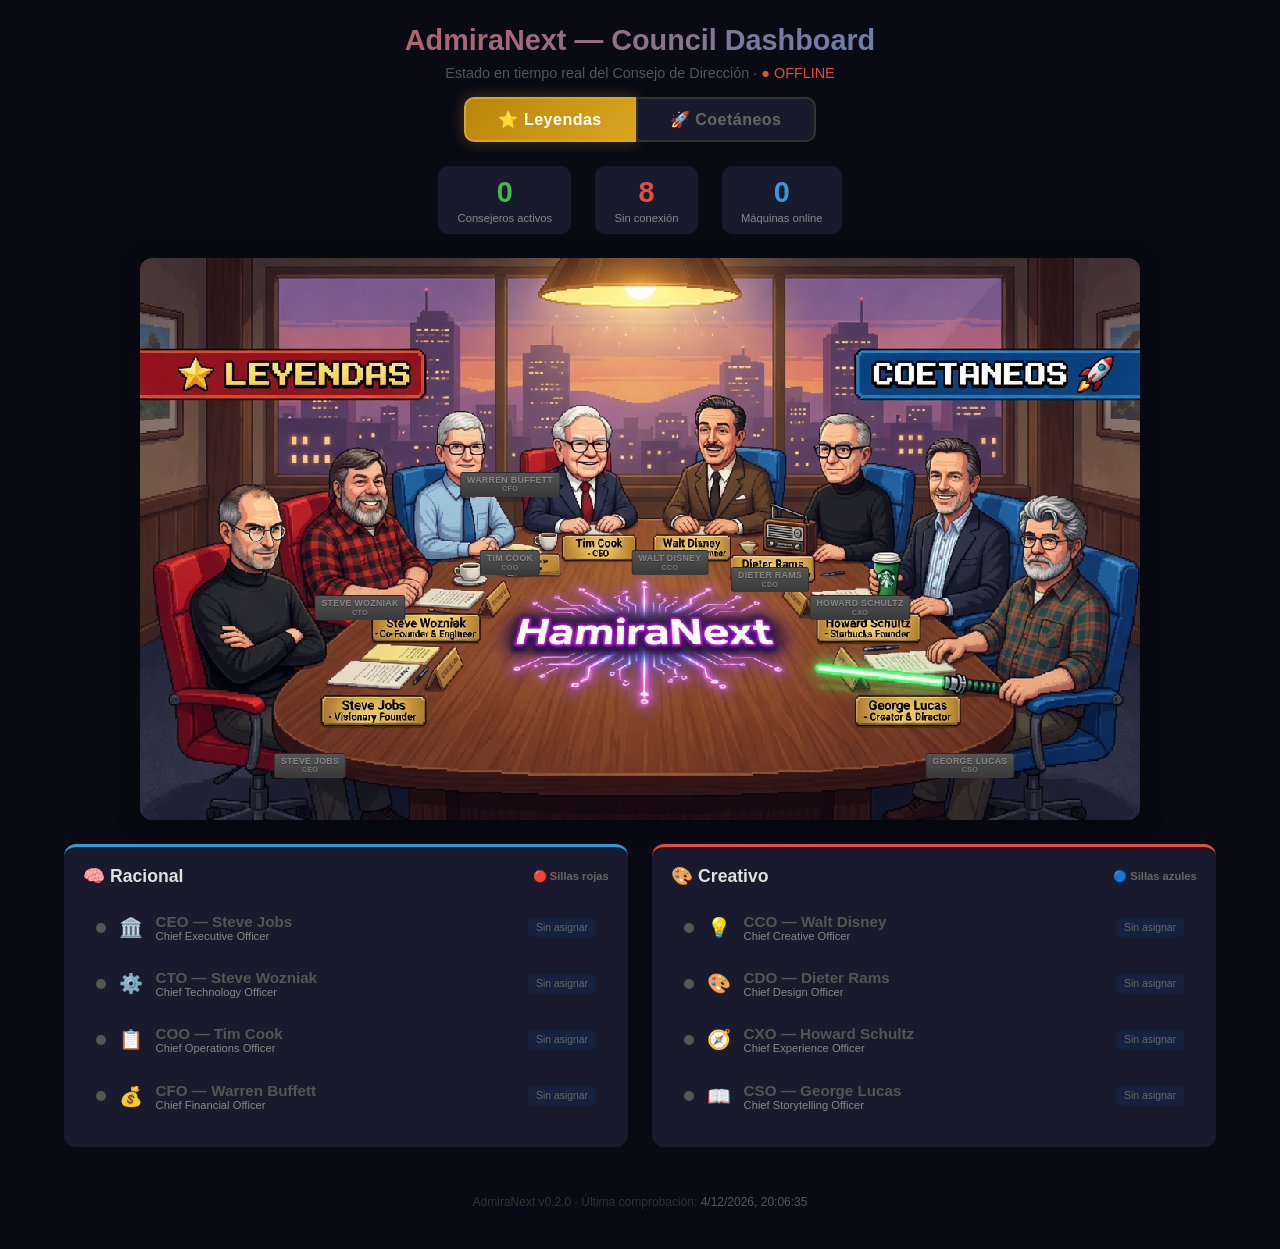
<file: dashboard.html>
<!DOCTYPE html>
<html lang="es">
<head>
    <meta charset="UTF-8">
    <meta name="viewport" content="width=device-width, initial-scale=1.0">
    <title>AdmiraNext — Council Dashboard</title>
    <style>
        * { margin: 0; padding: 0; box-sizing: border-box; }
        body {
            font-family: -apple-system, BlinkMacSystemFont, 'Segoe UI', Roboto, sans-serif;
            background: #0a0a14;
            color: #e0e0e0;
            min-height: 100vh;
        }
        .container { max-width: 1200px; margin: 0 auto; padding: 1.5rem; }

        h1 {
            text-align: center;
            font-size: 1.8rem;
            margin-bottom: 0.5rem;
            background: linear-gradient(135deg, #e74c3c, #3498db);
            -webkit-background-clip: text;
            -webkit-text-fill-color: transparent;
        }
        .subtitle {
            text-align: center;
            color: #555;
            margin-bottom: 1rem;
            font-size: 0.9rem;
        }
        .subtitle .live { color: #44bb44; }

        /* Generation toggle */
        .gen-toggle {
            display: flex;
            justify-content: center;
            gap: 0;
            margin-bottom: 1.5rem;
        }
        .gen-btn {
            padding: 0.7rem 2rem;
            font-size: 1rem;
            font-weight: 700;
            border: 2px solid #333;
            background: #1a1a2e;
            color: #666;
            cursor: pointer;
            transition: all 0.3s;
            letter-spacing: 0.5px;
        }
        .gen-btn:first-child { border-radius: 10px 0 0 10px; }
        .gen-btn:last-child { border-radius: 0 10px 10px 0; }
        .gen-btn:hover { background: #222; color: #aaa; }
        .gen-btn.active-leyendas {
            background: linear-gradient(135deg, #b8860b, #daa520);
            color: #fff;
            border-color: #daa520;
            box-shadow: 0 0 15px rgba(218, 165, 32, 0.3);
        }
        .gen-btn.active-coetaneos {
            background: linear-gradient(135deg, #2980b9, #3498db);
            color: #fff;
            border-color: #3498db;
            box-shadow: 0 0 15px rgba(52, 152, 219, 0.3);
        }

        /* Summary bar */
        .summary {
            display: flex;
            justify-content: center;
            gap: 1.5rem;
            margin: 1rem 0 1.5rem;
            flex-wrap: wrap;
        }
        .summary-item {
            text-align: center;
            padding: 0.6rem 1.2rem;
            background: #1a1a2e;
            border-radius: 10px;
        }
        .summary-number { font-size: 1.8rem; font-weight: 800; }
        .summary-number.green { color: #44bb44; }
        .summary-number.red { color: #e74c3c; }
        .summary-number.blue { color: #3498db; }
        .summary-label { font-size: 0.7rem; color: #888; margin-top: 0.2rem; }

        /* Council image */
        .council-image {
            position: relative;
            width: 100%;
            max-width: 1000px;
            margin: 0 auto 1.5rem;
            border-radius: 12px;
            overflow: hidden;
            box-shadow: 0 4px 20px rgba(0,0,0,0.5);
        }
        .council-image img {
            width: 100%;
            display: block;
            image-rendering: pixelated;
            transition: opacity 0.3s ease;
        }

        /* Nameplate overlays */
        .nameplates {
            position: absolute;
            top: 0; left: 0; right: 0; bottom: 0;
            pointer-events: none;
        }
        .np {
            position: absolute;
            padding: 2px 6px;
            font-size: 0.55rem;
            font-weight: 800;
            text-align: center;
            border-radius: 3px;
            line-height: 1.2;
            text-transform: uppercase;
            letter-spacing: 0.3px;
            white-space: nowrap;
            transform: translateX(-50%);
            transition: all 0.3s ease;
            border: 1px solid rgba(0,0,0,0.3);
            text-shadow: 0 1px 1px rgba(0,0,0,0.3);
        }
        .np.gold {
            background: linear-gradient(180deg, #daa520, #b8860b);
            color: #fff;
            box-shadow: 0 0 6px rgba(218,165,32,0.5);
        }
        .np.gray {
            background: linear-gradient(180deg, #555, #3a3a3a);
            color: #888;
            box-shadow: none;
        }
        .np .np-role {
            font-size: 0.45rem;
            opacity: 0.8;
            display: block;
        }

        /* Status grid */
        .status-grid {
            display: grid;
            grid-template-columns: 1fr 1fr;
            gap: 1.5rem;
        }

        .side-panel {
            background: #1a1a2e;
            border-radius: 12px;
            padding: 1.2rem;
            border-top: 3px solid;
        }
        .side-panel.creativo { border-color: #e74c3c; }
        .side-panel.racional { border-color: #3498db; }

        .side-title {
            font-size: 1.1rem;
            font-weight: 700;
            margin-bottom: 1rem;
            display: flex;
            align-items: center;
            gap: 0.5rem;
        }
        .side-machines {
            font-size: 0.7rem;
            color: #666;
            margin-left: auto;
        }

        .member-row {
            display: flex;
            align-items: center;
            gap: 0.8rem;
            padding: 0.6rem 0.8rem;
            border-radius: 8px;
            margin-bottom: 0.5rem;
            transition: all 0.3s;
        }
        .member-row:hover { background: rgba(255,255,255,0.05); }

        .status-dot {
            width: 10px;
            height: 10px;
            border-radius: 50%;
            flex-shrink: 0;
        }
        .status-dot.online {
            background: #44bb44;
            box-shadow: 0 0 6px #44bb44;
            animation: pulse 2s infinite;
        }
        .status-dot.offline { background: #555; }

        @keyframes pulse {
            0%, 100% { opacity: 1; }
            50% { opacity: 0.5; }
        }

        .member-icon { font-size: 1.2rem; }
        .member-info { flex: 1; }
        .member-name { font-weight: 600; font-size: 0.95rem; }
        .member-role { font-size: 0.7rem; color: #888; }

        .machine-tag {
            font-size: 0.65rem;
            padding: 0.2rem 0.5rem;
            border-radius: 6px;
            background: #16213e;
            color: #666;
            text-align: right;
            line-height: 1.3;
        }
        .machine-tag.online { background: rgba(68, 187, 68, 0.12); color: #44bb44; }

        /* Nameplate colors */
        .nameplate-gold .member-name { color: #DAA520; }
        .nameplate-gray .member-name { color: #555; }

        .footer {
            text-align: center;
            color: #333;
            font-size: 0.75rem;
            margin-top: 2rem;
            padding: 1rem;
        }
        #last-check { color: #555; }

        @media (max-width: 768px) {
            .status-grid { grid-template-columns: 1fr; }
            .gen-btn { padding: 0.5rem 1.2rem; font-size: 0.85rem; }
        }
    </style>
</head>
<body>
    <div class="container">
        <h1>AdmiraNext — Council Dashboard</h1>
        <div class="subtitle">
            Estado en tiempo real del Consejo de Dirección · <span class="live">● LIVE</span>
        </div>

        <div class="gen-toggle">
            <button class="gen-btn active-leyendas" id="btn-leyendas" onclick="setGen('leyendas')">⭐ Leyendas</button>
            <button class="gen-btn" id="btn-coetaneos" onclick="setGen('coetaneos')">🚀 Coetáneos</button>
        </div>

        <div class="summary" id="summary"></div>

        <div class="council-image">
            <img id="council-img" src="assets/council-leyendas.jpg" alt="Consejo AdmiraNext">
            <div class="nameplates" id="nameplates"></div>
        </div>

        <div class="status-grid">
            <div class="side-panel racional">
                <div class="side-title">🧠 Racional <span class="side-machines">🔴 Sillas rojas</span></div>
                <div id="racional-members"></div>
            </div>
            <div class="side-panel creativo">
                <div class="side-title">🎨 Creativo <span class="side-machines">🔵 Sillas azules</span></div>
                <div id="creativo-members"></div>
            </div>
        </div>

        <div class="footer">
            AdmiraNext v0.2.0 · Última comprobación: <span id="last-check">—</span>
        </div>
    </div>

    <script>
    const CONTROL_API = "http://localhost:3030/api/machines";

    // All 16 council members — mixed council (racional left/red + creativo right/blue)
    // 1 consejero = 1 máquina. Sin máquina = sin conexión (gris)
    const COUNCIL = [
        // ── Racional ── Leyendas ── (sillas rojas, izquierda)
        { name: "CEO", role: "Chief Executive Officer",   persona: "Steve Jobs",      side: "racional", gen: "leyendas", icon: "🏛️", machineId: "admira-macbookair16" },
        { name: "CTO", role: "Chief Technology Officer",  persona: "Steve Wozniak",   side: "racional", gen: "leyendas", icon: "⚙️", machineId: "admira-macbookpronegro14" },
        { name: "COO", role: "Chief Operations Officer",  persona: "Tim Cook",        side: "racional", gen: "leyendas", icon: "📋", machineId: null },
        { name: "CFO", role: "Chief Financial Officer",   persona: "Warren Buffett",  side: "racional", gen: "leyendas", icon: "💰", machineId: "admira-macmini" },
        // ── Creativo ── Leyendas ── (sillas azules, derecha)
        { name: "CCO", role: "Chief Creative Officer",    persona: "Walt Disney",     side: "creativo", gen: "leyendas", icon: "💡", machineId: null },
        { name: "CDO", role: "Chief Design Officer",      persona: "Dieter Rams",     side: "creativo", gen: "leyendas", icon: "🎨", machineId: "admira-macbookairblanco" },
        { name: "CXO", role: "Chief Experience Officer",  persona: "Howard Schultz",  side: "creativo", gen: "leyendas", icon: "🧭", machineId: null },
        { name: "CSO", role: "Chief Storytelling Officer", persona: "George Lucas",    side: "creativo", gen: "leyendas", icon: "📖", machineId: null },
        // ── Racional ── Coetáneos ── (sillas rojas, izquierda)
        { name: "CEO", role: "Chief Executive Officer",   persona: "Elon Musk",       side: "racional", gen: "coetaneos", icon: "🏛️", machineId: "admira-macbookair16" },
        { name: "CTO", role: "Chief Technology Officer",  persona: "Jensen Huang",    side: "racional", gen: "coetaneos", icon: "⚙️", machineId: "admira-macbookpronegro14" },
        { name: "COO", role: "Chief Operations Officer",  persona: "Gwynne Shotwell", side: "racional", gen: "coetaneos", icon: "📋", machineId: null },
        { name: "CFO", role: "Chief Financial Officer",   persona: "Ruth Porat",      side: "racional", gen: "coetaneos", icon: "💰", machineId: "admira-macmini" },
        // ── Creativo ── Coetáneos ── (sillas azules, derecha)
        { name: "CCO", role: "Chief Creative Officer",    persona: "John Lasseter",   side: "creativo", gen: "coetaneos", icon: "💡", machineId: null },
        { name: "CDO", role: "Chief Design Officer",      persona: "Jony Ive",        side: "creativo", gen: "coetaneos", icon: "🎨", machineId: "admira-macbookairblanco" },
        { name: "CXO", role: "Chief Experience Officer",  persona: "Carlos Ratti",    side: "creativo", gen: "coetaneos", icon: "🧭", machineId: null },
        { name: "CSO", role: "Chief Storytelling Officer", persona: "Ryan Reynolds",   side: "creativo", gen: "coetaneos", icon: "📖", machineId: null },
    ];

    // Nameplate positions on image (% from left, % from top) mapped to each character
    // Positions match the visual location of each person in the pixel art
    // 1 consejero = 1 máquina. machineId null = sin máquina asignada (gris)
    const NAMEPLATE_POS = {
        leyendas: [
            // Racional (left/red)
            { role: "CEO", persona: "Steve Jobs",      x: 17, y: 88, machineId: "admira-macbookair16" },
            { role: "CTO", persona: "Steve Wozniak",   x: 22, y: 60, machineId: "admira-macbookpronegro14" },
            { role: "COO", persona: "Tim Cook",        x: 37, y: 52, machineId: null },
            { role: "CFO", persona: "Warren Buffett",  x: 37, y: 38, machineId: "admira-macmini" },
            // Creativo (right/blue)
            { role: "CCO", persona: "Walt Disney",     x: 53, y: 52, machineId: null },
            { role: "CDO", persona: "Dieter Rams",     x: 63, y: 55, machineId: "admira-macbookairblanco" },
            { role: "CXO", persona: "Howard Schultz",  x: 72, y: 60, machineId: null },
            { role: "CSO", persona: "George Lucas",    x: 83, y: 88, machineId: null },
        ],
        coetaneos: [
            // Racional (left/red)
            { role: "CEO", persona: "Elon Musk",       x: 17, y: 88, machineId: "admira-macbookair16" },
            { role: "CTO", persona: "Jensen Huang",    x: 24, y: 62, machineId: "admira-macbookpronegro14" },
            { role: "COO", persona: "Gwynne Shotwell", x: 35, y: 52, machineId: null },
            { role: "CFO", persona: "Ruth Porat",      x: 42, y: 52, machineId: "admira-macmini" },
            // Creativo (right/blue)
            { role: "CCO", persona: "John Lasseter",   x: 53, y: 52, machineId: null },
            { role: "CDO", persona: "Jony Ive",        x: 63, y: 58, machineId: "admira-macbookairblanco" },
            { role: "CXO", persona: "Carlos Ratti",    x: 75, y: 62, machineId: null },
            { role: "CSO", persona: "Ryan Reynolds",   x: 85, y: 88, machineId: null },
        ],
    };

    let machineStatus = {};
    let apiOk = false;
    let currentGen = "leyendas";

    function setGen(gen) {
        currentGen = gen;
        document.getElementById("btn-leyendas").className = "gen-btn" + (gen === "leyendas" ? " active-leyendas" : "");
        document.getElementById("btn-coetaneos").className = "gen-btn" + (gen === "coetaneos" ? " active-coetaneos" : "");
        // Swap council image
        const img = document.getElementById("council-img");
        img.style.opacity = "0";
        setTimeout(() => {
            img.src = gen === "leyendas" ? "assets/council-leyendas.jpg" : "assets/council-coetaneos.jpg";
            img.style.opacity = "1";
        }, 300);
        render();
    }

    async function fetchMachines() {
        try {
            const res = await fetch(CONTROL_API);
            const data = await res.json();
            machineStatus = {};
            let onlineMachines = 0;
            (data.machines || []).forEach(m => {
                const isOnline = m.status === "online" || m.status === "idle" || m.status === "busy";
                machineStatus[m.id] = { status: m.status, name: m.name, online: isOnline };
                if (isOnline) onlineMachines++;
            });
            apiOk = true;
            return onlineMachines;
        } catch (e) {
            apiOk = false;
            return 0;
        }
    }

    function render() {
        const filtered = COUNCIL.filter(m => m.gen === currentGen);
        const creativoEl = document.getElementById("creativo-members");
        const racionalEl = document.getElementById("racional-members");
        creativoEl.innerHTML = "";
        racionalEl.innerHTML = "";

        const liveEl = document.querySelector(".live");
        liveEl.textContent = apiOk ? "● LIVE" : "● OFFLINE";
        liveEl.style.color = apiOk ? "#44bb44" : "#e74c3c";

        let onlineCount = 0;
        let offlineCount = 0;
        let totalMachinesOnline = Object.values(machineStatus).filter(m => m.online).length;

        filtered.forEach(member => {
            const machine = member.machineId ? machineStatus[member.machineId] : null;
            const isOnline = machine ? machine.online : false;
            const machineName = machine ? machine.name.split(" (")[0] : "Sin asignar";
            const machineStatusText = machine ? machine.status : "";
            if (isOnline) onlineCount++; else offlineCount++;

            const html = `
                <div class="member-row ${isOnline ? 'nameplate-gold' : 'nameplate-gray'}">
                    <div class="status-dot ${isOnline ? 'online' : 'offline'}"></div>
                    <span class="member-icon">${member.icon}</span>
                    <div class="member-info">
                        <div class="member-name">${member.name} — ${member.persona}</div>
                        <div class="member-role">${member.role}</div>
                    </div>
                    <div class="machine-tag ${isOnline ? 'online' : ''}">
                        ${machineName}${machineStatusText ? '<br>' + machineStatusText : ''}
                    </div>
                </div>
            `;

            if (member.side === "creativo") creativoEl.innerHTML += html;
            else racionalEl.innerHTML += html;
        });

        // Render nameplates on image
        const npEl = document.getElementById("nameplates");
        const plates = NAMEPLATE_POS[currentGen] || [];
        npEl.innerHTML = plates.map(p => {
            const machine = p.machineId ? machineStatus[p.machineId] : null;
            const isOnline = machine ? machine.online : false;
            const cls = isOnline ? "gold" : "gray";
            return `<div class="np ${cls}" style="left:${p.x}%;top:${p.y}%">
                ${p.persona}<span class="np-role">${p.role}</span>
            </div>`;
        }).join("");

        document.getElementById("summary").innerHTML = `
            <div class="summary-item">
                <div class="summary-number green">${onlineCount}</div>
                <div class="summary-label">Consejeros activos</div>
            </div>
            <div class="summary-item">
                <div class="summary-number red">${offlineCount}</div>
                <div class="summary-label">Sin conexión</div>
            </div>
            <div class="summary-item">
                <div class="summary-number blue">${totalMachinesOnline}</div>
                <div class="summary-label">Máquinas online</div>
            </div>
        `;

        document.getElementById("last-check").textContent = new Date().toLocaleString("es-ES");
    }

    async function refresh() {
        await fetchMachines();
        render();
    }

    refresh();
    setInterval(refresh, 15000);
    </script>
</body>
</html>
</file>
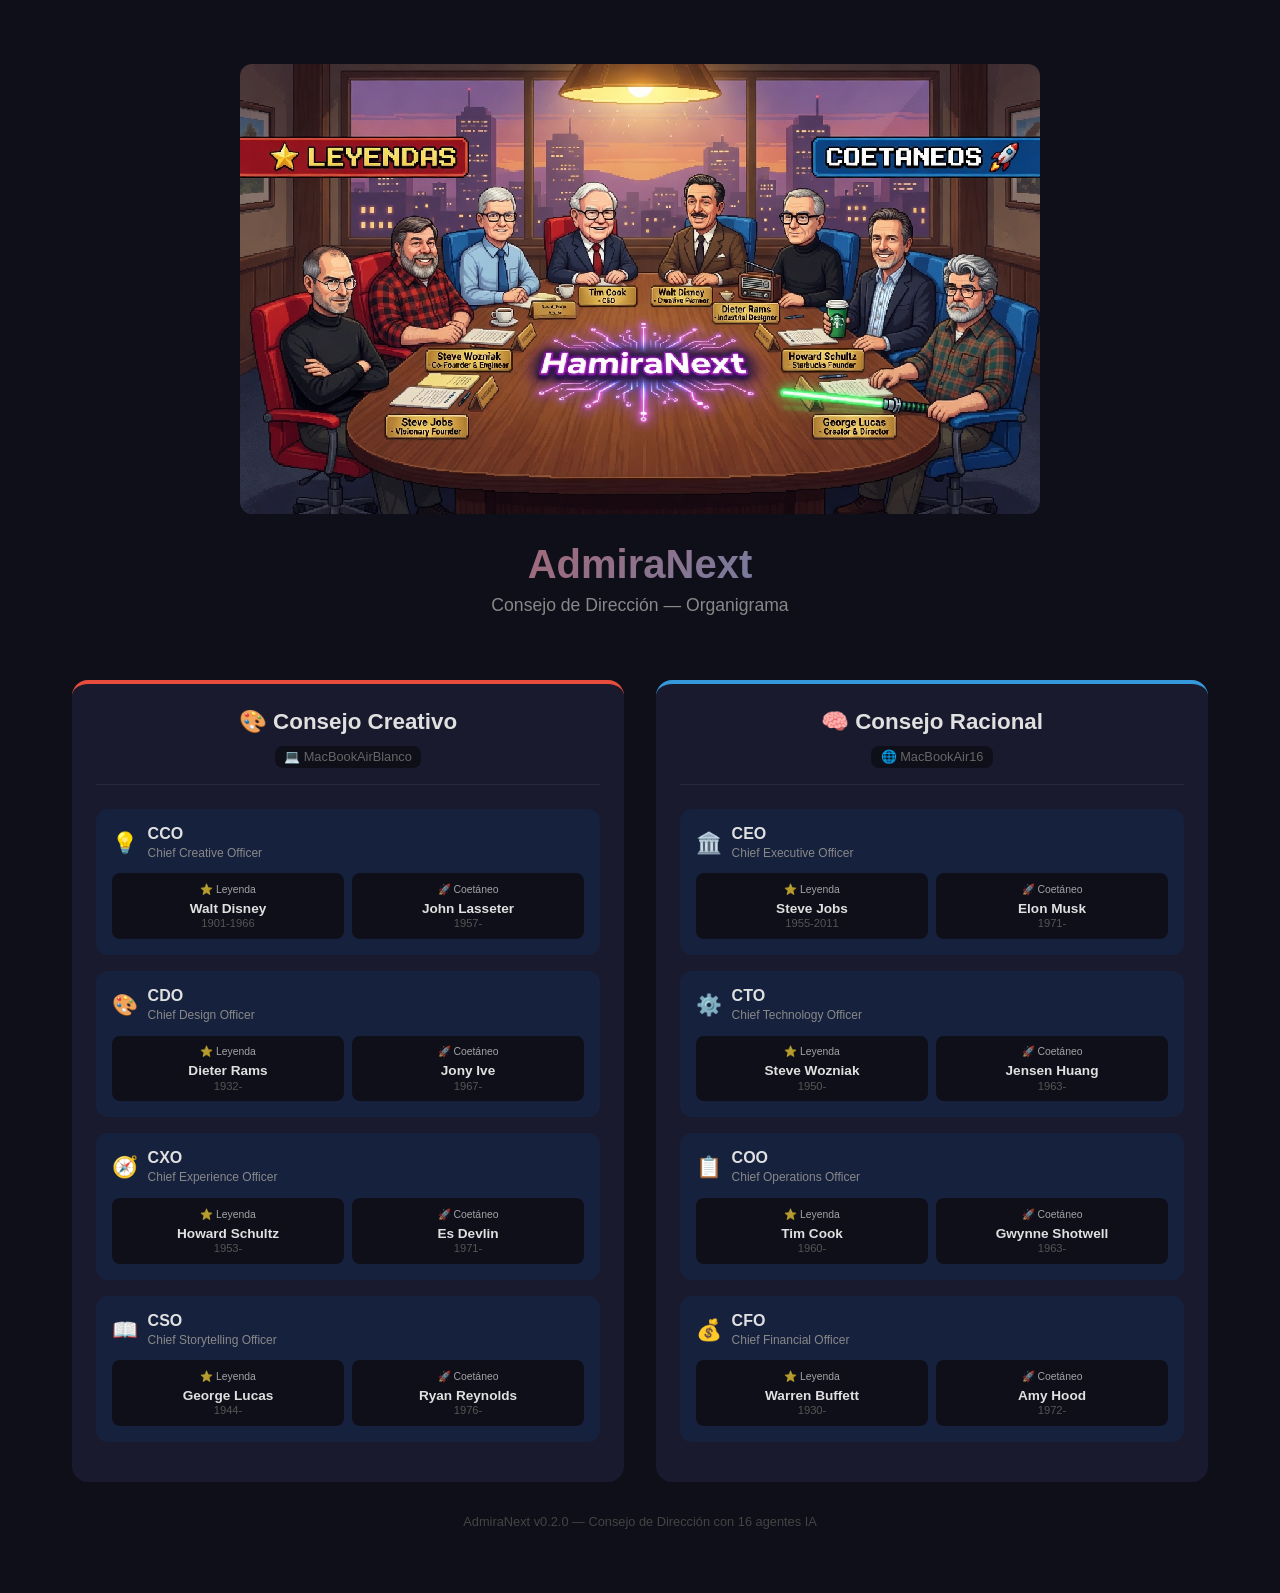
<file: orgchart.html>
<!DOCTYPE html>
<html lang="es">
<head>
    <meta charset="UTF-8">
    <meta name="viewport" content="width=device-width, initial-scale=1.0">
    <title>Organigrama — AdmiraNext</title>
    <style>
        * { margin: 0; padding: 0; box-sizing: border-box; }
        body {
            font-family: -apple-system, BlinkMacSystemFont, 'Segoe UI', Roboto, sans-serif;
            background: #0f0f1a;
            color: #e0e0e0;
            min-height: 100vh;
        }
        .container { max-width: 1200px; margin: 0 auto; padding: 2rem; }

        /* Header */
        .org-header {
            text-align: center;
            padding: 2rem;
            margin-bottom: 2rem;
        }
        .org-header img {
            width: 100%;
            max-width: 800px;
            border-radius: 12px;
            image-rendering: pixelated;
            margin-bottom: 1.5rem;
        }
        .org-header h1 {
            font-size: 2.5rem;
            background: linear-gradient(135deg, #e74c3c, #3498db);
            -webkit-background-clip: text;
            -webkit-text-fill-color: transparent;
            margin-bottom: 0.5rem;
        }
        .org-header .subtitle {
            color: #888;
            font-size: 1.1rem;
        }

        /* Council grid */
        .councils {
            display: grid;
            grid-template-columns: 1fr 1fr;
            gap: 2rem;
            margin-top: 2rem;
        }

        .council-side {
            background: #1a1a2e;
            border-radius: 16px;
            padding: 1.5rem;
            border-top: 4px solid;
        }
        .council-side.creativo { border-color: #e74c3c; }
        .council-side.racional { border-color: #3498db; }

        .side-header {
            text-align: center;
            margin-bottom: 1.5rem;
            padding-bottom: 1rem;
            border-bottom: 1px solid #2a2a3e;
        }
        .side-header h2 {
            font-size: 1.4rem;
            margin-bottom: 0.3rem;
        }
        .side-header .machine {
            font-size: 0.8rem;
            color: #666;
            background: #0f0f1a;
            padding: 0.2rem 0.6rem;
            border-radius: 8px;
            display: inline-block;
            margin-top: 0.4rem;
        }

        /* Role cards */
        .role-card {
            background: #16213e;
            border-radius: 12px;
            padding: 1rem;
            margin-bottom: 1rem;
        }
        .role-header {
            display: flex;
            align-items: center;
            gap: 0.6rem;
            margin-bottom: 0.8rem;
        }
        .role-icon { font-size: 1.3rem; }
        .role-code {
            font-weight: 800;
            font-size: 1rem;
            display: block;
        }
        .role-title {
            font-size: 0.75rem;
            color: #888;
        }

        .personas-row {
            display: grid;
            grid-template-columns: 1fr 1fr;
            gap: 0.5rem;
        }
        .persona {
            background: #0f0f1a;
            border-radius: 8px;
            padding: 0.6rem;
            text-align: center;
        }
        .persona-badge {
            display: block;
            font-size: 0.65rem;
            margin-bottom: 0.3rem;
            opacity: 0.7;
        }
        .persona-name {
            display: block;
            font-weight: 600;
            font-size: 0.85rem;
        }
        .persona-years {
            display: block;
            font-size: 0.7rem;
            color: #555;
            margin-top: 0.1rem;
        }

        /* Connector line */
        .connector {
            text-align: center;
            margin: 1.5rem 0;
            font-size: 1.5rem;
            color: #333;
        }

        /* Footer */
        .footer {
            text-align: center;
            padding: 2rem;
            color: #444;
            font-size: 0.8rem;
        }

        @media (max-width: 768px) {
            .councils { grid-template-columns: 1fr; }
        }
    </style>
</head>
<body>
    <div class="container">
        <div class="org-header">
            <img src="assets/council-header.jpg" alt="AdmiraNext Council">
            <h1>AdmiraNext</h1>
            <div class="subtitle">Consejo de Dirección — Organigrama</div>
        </div>

        <div class="councils">
            <div class="council-side creativo">
                <div class="side-header">
                    <h2>🎨 Consejo Creativo</h2>
                    <div class="machine">💻 MacBookAirBlanco</div>
                </div>
                
            <div class="role-card">
                <div class="role-header">
                    <span class="role-icon">💡</span>
                    <div>
                        <span class="role-code">CCO</span>
                        <span class="role-title">Chief Creative Officer</span>
                    </div>
                </div>
                <div class="personas-row">
                    <div class="persona leyenda">
                        <span class="persona-badge">⭐ Leyenda</span>
                        <span class="persona-name">Walt Disney</span>
                        <span class="persona-years">1901-1966</span>
                    </div>
                    <div class="persona coetaneo">
                        <span class="persona-badge">🚀 Coetáneo</span>
                        <span class="persona-name">John Lasseter</span>
                        <span class="persona-years">1957-</span>
                    </div>
                </div>
            </div>
            
            <div class="role-card">
                <div class="role-header">
                    <span class="role-icon">🎨</span>
                    <div>
                        <span class="role-code">CDO</span>
                        <span class="role-title">Chief Design Officer</span>
                    </div>
                </div>
                <div class="personas-row">
                    <div class="persona leyenda">
                        <span class="persona-badge">⭐ Leyenda</span>
                        <span class="persona-name">Dieter Rams</span>
                        <span class="persona-years">1932-</span>
                    </div>
                    <div class="persona coetaneo">
                        <span class="persona-badge">🚀 Coetáneo</span>
                        <span class="persona-name">Jony Ive</span>
                        <span class="persona-years">1967-</span>
                    </div>
                </div>
            </div>
            
            <div class="role-card">
                <div class="role-header">
                    <span class="role-icon">🧭</span>
                    <div>
                        <span class="role-code">CXO</span>
                        <span class="role-title">Chief Experience Officer</span>
                    </div>
                </div>
                <div class="personas-row">
                    <div class="persona leyenda">
                        <span class="persona-badge">⭐ Leyenda</span>
                        <span class="persona-name">Howard Schultz</span>
                        <span class="persona-years">1953-</span>
                    </div>
                    <div class="persona coetaneo">
                        <span class="persona-badge">🚀 Coetáneo</span>
                        <span class="persona-name">Es Devlin</span>
                        <span class="persona-years">1971-</span>
                    </div>
                </div>
            </div>
            
            <div class="role-card">
                <div class="role-header">
                    <span class="role-icon">📖</span>
                    <div>
                        <span class="role-code">CSO</span>
                        <span class="role-title">Chief Storytelling Officer</span>
                    </div>
                </div>
                <div class="personas-row">
                    <div class="persona leyenda">
                        <span class="persona-badge">⭐ Leyenda</span>
                        <span class="persona-name">George Lucas</span>
                        <span class="persona-years">1944-</span>
                    </div>
                    <div class="persona coetaneo">
                        <span class="persona-badge">🚀 Coetáneo</span>
                        <span class="persona-name">Ryan Reynolds</span>
                        <span class="persona-years">1976-</span>
                    </div>
                </div>
            </div>
            
            </div>

            <div class="council-side racional">
                <div class="side-header">
                    <h2>🧠 Consejo Racional</h2>
                    <div class="machine">🌐 MacBookAir16</div>
                </div>
                
            <div class="role-card">
                <div class="role-header">
                    <span class="role-icon">🏛️</span>
                    <div>
                        <span class="role-code">CEO</span>
                        <span class="role-title">Chief Executive Officer</span>
                    </div>
                </div>
                <div class="personas-row">
                    <div class="persona leyenda">
                        <span class="persona-badge">⭐ Leyenda</span>
                        <span class="persona-name">Steve Jobs</span>
                        <span class="persona-years">1955-2011</span>
                    </div>
                    <div class="persona coetaneo">
                        <span class="persona-badge">🚀 Coetáneo</span>
                        <span class="persona-name">Elon Musk</span>
                        <span class="persona-years">1971-</span>
                    </div>
                </div>
            </div>
            
            <div class="role-card">
                <div class="role-header">
                    <span class="role-icon">⚙️</span>
                    <div>
                        <span class="role-code">CTO</span>
                        <span class="role-title">Chief Technology Officer</span>
                    </div>
                </div>
                <div class="personas-row">
                    <div class="persona leyenda">
                        <span class="persona-badge">⭐ Leyenda</span>
                        <span class="persona-name">Steve Wozniak</span>
                        <span class="persona-years">1950-</span>
                    </div>
                    <div class="persona coetaneo">
                        <span class="persona-badge">🚀 Coetáneo</span>
                        <span class="persona-name">Jensen Huang</span>
                        <span class="persona-years">1963-</span>
                    </div>
                </div>
            </div>
            
            <div class="role-card">
                <div class="role-header">
                    <span class="role-icon">📋</span>
                    <div>
                        <span class="role-code">COO</span>
                        <span class="role-title">Chief Operations Officer</span>
                    </div>
                </div>
                <div class="personas-row">
                    <div class="persona leyenda">
                        <span class="persona-badge">⭐ Leyenda</span>
                        <span class="persona-name">Tim Cook</span>
                        <span class="persona-years">1960-</span>
                    </div>
                    <div class="persona coetaneo">
                        <span class="persona-badge">🚀 Coetáneo</span>
                        <span class="persona-name">Gwynne Shotwell</span>
                        <span class="persona-years">1963-</span>
                    </div>
                </div>
            </div>
            
            <div class="role-card">
                <div class="role-header">
                    <span class="role-icon">💰</span>
                    <div>
                        <span class="role-code">CFO</span>
                        <span class="role-title">Chief Financial Officer</span>
                    </div>
                </div>
                <div class="personas-row">
                    <div class="persona leyenda">
                        <span class="persona-badge">⭐ Leyenda</span>
                        <span class="persona-name">Warren Buffett</span>
                        <span class="persona-years">1930-</span>
                    </div>
                    <div class="persona coetaneo">
                        <span class="persona-badge">🚀 Coetáneo</span>
                        <span class="persona-name">Amy Hood</span>
                        <span class="persona-years">1972-</span>
                    </div>
                </div>
            </div>
            
            </div>
        </div>

        <div class="footer">
            AdmiraNext v0.2.0 — Consejo de Dirección con 16 agentes IA
        </div>
    </div>
</body>
</html>
</file>
